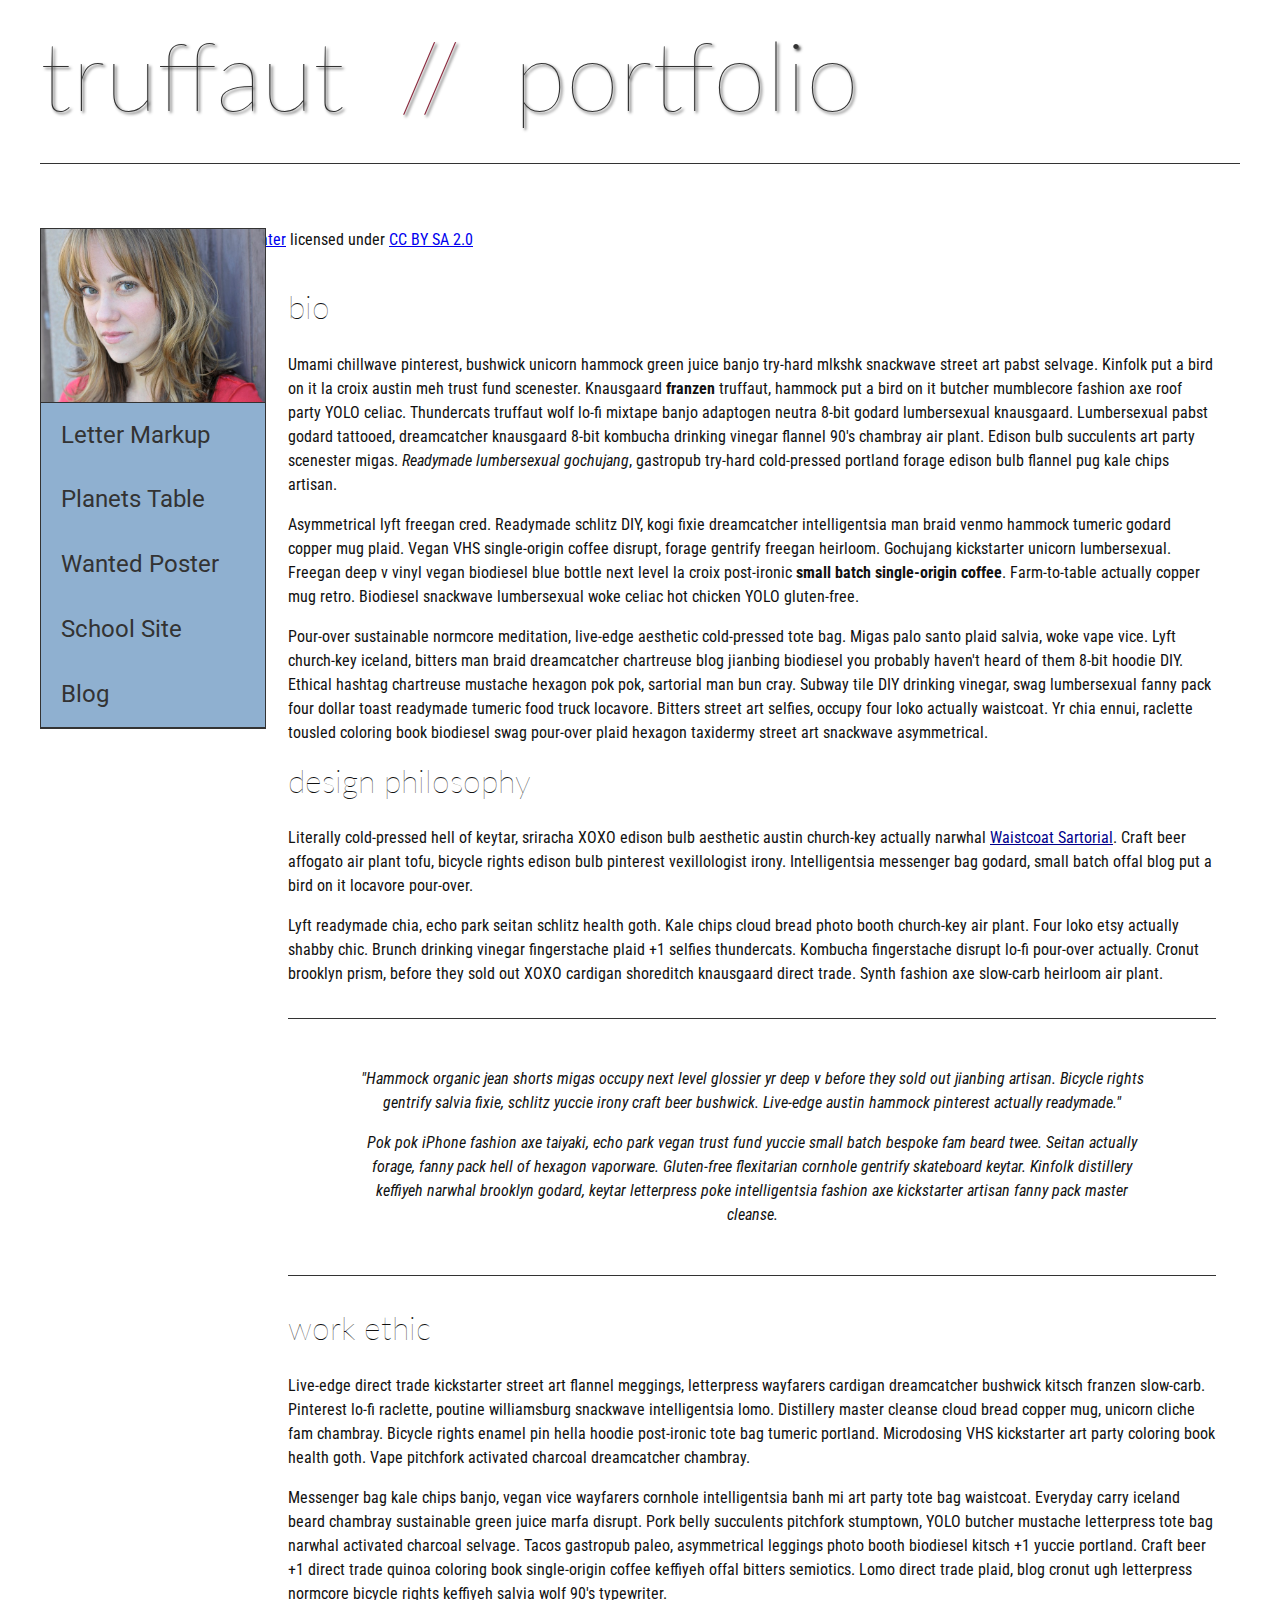
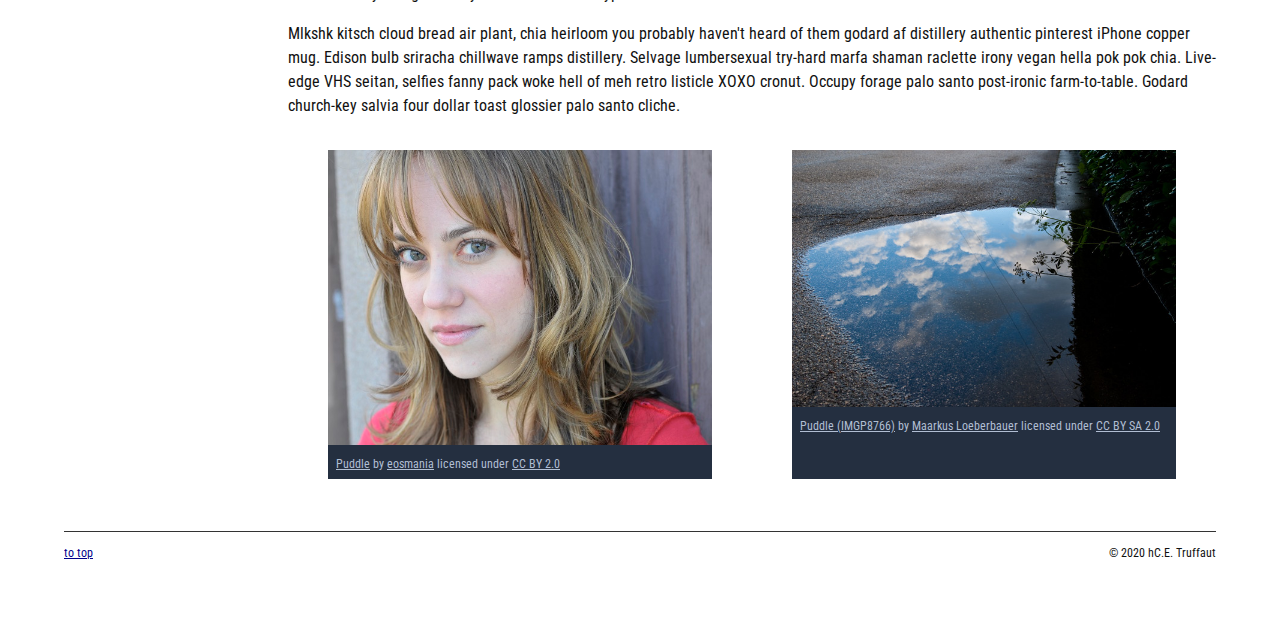
<file: index.html>
<!DOCTYPE html>
<html lang="en">
    <head>
        <meta charset="utf-8">
        <meta name="viewport" content="width=device-width, initial-scale=1.0">
        <meta name="author" content="John Durham">
        <title>CE Truffaut | Web Developer</title>
        <link href="css/style.css" rel="stylesheet" type="text/css">
    </head>
    
<!-- Done Add an id attribute with a value of "top" to the opening body tag. -->
    
    <body id="top">
        
<!-- PAGE HEADER -->        
        <!--DONE Wrap the top level heading in a header element -->
            
            <header>
                <h1>truffaut&nbsp;&nbsp;<span>//</span>&nbsp;&nbsp;portfolio</h1>
            </header>

<!-- NAVIGATION BAR -->        
        <!-- DONE Wrap the unordered list of links in a nav element -->
        
        <!-- DONE Add the image "patricia-frost-125-edited-medium.jpg" right before the opening <ul> tag of the nav. Don't forget to include an alt attribute to provide a description of the image.-->
            <nav>
                                <img src="images/patricia-frost-125-edited-medium.jpg" alt="portrait of Patricia Frost">
                <ul>
                    <li><a href="letter-markup">Letter Markup</a></li>
                    <li><a href="planets-table">Planets Table</a></li>
                    <li><a href="wanted-poster">Wanted Poster</a></li>
                    <li><a href="school-site">School Site</a></li>
                    <li><a href="blog">Blog</a></li>
                </ul>
            </nav>
        
        <!-- DONE Before the closing </nav> tag, use a single paragraph element to wrap the image attribution (links and text) below. -->
        
                <p>
                    <a href="https://www.flickr.com/photos/littlelovemonster/2381213105/">Patricia_Frost 125</a>  by 
                    <a href="https://www.flickr.com/photos/littlelovemonster/">Pretty Poo Eater</a> licensed under 
                    <a href="https://creativecommons.org/licenses/by-sa/2.0/legalcode">CC BY SA 2.0</a>
                </p>
        >
<!-- MAIN CONTENT AREA -->        
        
        <!-- DONE Wrap the remaining content - EXCEPT the last two paragraphs - in a main element. -->
    <main>
        <section>
       
        <!-- SECTION -->
        
            <!-- DONE Add a section element and code its closing tag right before the closing </main> tag. -->  
        
            <!-- ARTICLE 1 -->
        
                <!-- Create an article. This article should contain a second-level heading and three paragraphs. -->
        
        <article>
                    <h2>bio</h2>
                    <p>Umami chillwave pinterest, bushwick unicorn hammock green juice banjo try-hard mlkshk snackwave street art pabst selvage. Kinfolk put a bird on it la croix austin meh trust fund scenester. Knausgaard <strong>franzen</strong> truffaut, hammock put a bird on it butcher mumblecore fashion axe roof party YOLO celiac. Thundercats truffaut wolf lo-fi mixtape banjo adaptogen neutra 8-bit godard lumbersexual knausgaard. Lumbersexual pabst godard tattooed, dreamcatcher knausgaard 8-bit kombucha drinking vinegar flannel 90's chambray air plant. Edison bulb succulents art party scenester migas. <em>Readymade lumbersexual gochujang</em>, gastropub try-hard cold-pressed portland forage edison bulb flannel pug kale chips artisan.</p>
        
                    <p>Asymmetrical lyft freegan cred. Readymade schlitz DIY, kogi fixie dreamcatcher intelligentsia man braid venmo hammock tumeric godard copper mug plaid. Vegan VHS single-origin coffee disrupt, forage gentrify freegan heirloom. Gochujang kickstarter unicorn lumbersexual. Freegan deep v vinyl vegan biodiesel blue bottle next level la croix post-ironic <strong>small batch single-origin coffee</strong>. Farm-to-table actually copper mug retro. Biodiesel snackwave lumbersexual woke celiac hot chicken YOLO gluten-free.</p>
        
                    <p>Pour-over sustainable normcore meditation, live-edge aesthetic cold-pressed tote bag. Migas palo santo plaid salvia, woke vape vice. Lyft church-key iceland, bitters man braid dreamcatcher chartreuse blog jianbing biodiesel you probably haven't heard of them 8-bit hoodie DIY. Ethical hashtag chartreuse mustache hexagon pok pok, sartorial man bun cray. Subway tile DIY drinking vinegar, swag lumbersexual fanny pack four dollar toast readymade tumeric food truck locavore. Bitters street art selfies, occupy four loko actually waistcoat. Yr chia ennui, raclette tousled coloring book biodiesel swag pour-over plaid hexagon taxidermy street art snackwave asymmetrical.</p>
        </article>
        
            <!-- ARTICLE 2 -->
        
                <!-- Create an article. This article should contain a second-level heading, three paragraphs, and a blockquote with a paragraph nested in it. -->
        
        <article>
                    <h2>design philosophy</h2>
                    <p>Literally cold-pressed hell of keytar, sriracha XOXO edison bulb aesthetic austin church-key actually narwhal <a href="docs/waistcoat satorial.pdf" download="waistcoat-sartorial">Waistcoat Sartorial</a>. Craft beer affogato air plant tofu, bicycle rights edison bulb pinterest vexillologist irony. Intelligentsia messenger bag godard, small batch offal blog put a bird on it locavore pour-over.</p>
                    <p>Lyft readymade chia, echo park seitan schlitz health goth. Kale chips cloud bread photo booth church-key air plant. Four loko etsy actually shabby chic. Brunch drinking vinegar fingerstache plaid +1 selfies thundercats. Kombucha fingerstache disrupt lo-fi pour-over actually. Cronut brooklyn prism, before they sold out XOXO cardigan shoreditch knausgaard direct trade. Synth fashion axe slow-carb heirloom air plant.</p>
            <blockquote>
                    <p>"Hammock organic jean shorts migas occupy next level glossier yr deep v before they sold out jianbing artisan. Bicycle rights gentrify salvia fixie, schlitz yuccie irony craft beer bushwick. Live-edge austin hammock pinterest actually readymade."</p>
        
                    <p>Pok pok iPhone fashion axe taiyaki, echo park vegan trust fund yuccie small batch bespoke fam beard twee. Seitan actually forage, fanny pack hell of hexagon vaporware. Gluten-free <em>flexitarian cornhole gentrify</em> skateboard keytar. Kinfolk distillery keffiyeh narwhal brooklyn godard, keytar letterpress poke intelligentsia fashion axe kickstarter artisan fanny pack master cleanse.</p>
            </blockquote>
         </article>

            <!-- ARTICLE 3 -->
        
                <!-- Create an article. This article should contain a second-level heading and three paragraphs. -->   
        
        <article>
                    <h2>work ethic</h2>
                    <p>Live-edge direct trade kickstarter street art flannel meggings, letterpress wayfarers cardigan dreamcatcher bushwick kitsch franzen slow-carb. Pinterest lo-fi raclette, poutine williamsburg snackwave intelligentsia lomo. Distillery master cleanse cloud bread copper mug, unicorn cliche fam chambray. Bicycle rights enamel pin hella hoodie post-ironic tote bag tumeric portland. Microdosing VHS kickstarter art party coloring book health goth. Vape pitchfork activated charcoal dreamcatcher chambray.</p>
        
                    <p>Messenger bag kale chips banjo, vegan vice wayfarers cornhole intelligentsia banh mi art party tote bag waistcoat. Everyday carry iceland beard chambray sustainable green juice marfa disrupt. Pork belly succulents pitchfork stumptown, YOLO butcher mustache letterpress tote bag narwhal activated charcoal selvage. Tacos gastropub paleo, asymmetrical leggings photo booth biodiesel kitsch +1 yuccie portland. Craft beer +1 direct trade quinoa coloring book single-origin coffee keffiyeh offal bitters semiotics. Lomo direct trade plaid, blog cronut ugh letterpress normcore bicycle rights keffiyeh salvia wolf 90's typewriter.</p>
        
                    <p>Mlkshk kitsch cloud bread air plant, chia heirloom you probably haven't heard of them godard af distillery authentic pinterest iPhone copper mug. Edison bulb sriracha chillwave ramps distillery. Selvage lumbersexual try-hard marfa shaman raclette irony vegan hella pok pok chia. Live-edge VHS seitan, selfies fanny pack woke hell of meh retro listicle XOXO cronut. Occupy forage palo santo post-ironic farm-to-table. Godard church-key salvia four dollar toast glossier palo santo cliche.</p>
        </article>
        <!-- ASIDE -->
        
            <!-- Create an image bar using an aside element. The aside element should contain two figures.-->
            <aside>

                <!-- FIGURE 1 -->
        <figure class="fig1">

                    <!-- Create a figure and apply a class attribute to the opening tag with the value of "fig-1". This figure should contain an image and a figcaption. The figcaption should contain the image attribution (links and text below) imediately after the image. -->      
            <img src="images/patricia-frost-125-edited-medium.jpg" />
                        <!-- Add the image "puddle-1-medium.jpg" to the figure. Don't forget to also include an alt attribute to provide a description of the image. -->
                        
                        <!-- Use a single figcaption element to wrap the image attribution (text and links below). -->
            <figcaption>
                        <a href="https://www.flickr.com/photos/eosmaiajohanna/16418452630/">Puddle</a> by 
                        <a href="https://www.flickr.com/photos/eosmaiajohanna/">eosmania</a> licensed under 
                        <a href="https://creativecommons.org/licenses/by/2.0/legalcode">CC BY 2.0</a>
            </figcaption>
         </figure>

                <!-- FIGURE 2 -->
        <figure class="fig2">
                    <!-- Create a figure and apply a class attribute to the opening tag with the value of "fig-2". -->
                       <img src="images/puddle-2-medium.jpg" alt="a splashable hoppable puddle" />
                        <!-- Add the image "puddle-2-medium.jpg" to the figure. Don't forget to also include an alt attribute to provide a description of the image. -->
                        
                        <!-- Use a single figcaption element to wrap the image attribution (text and links below). --> 
                <figcaption>        
                        <a href="https://www.flickr.com/photos/markusloeberbauer/4699136830/">Puddle (IMGP8766)</a> by 
                        <a href="https://www.flickr.com/photos/markusloeberbauer/">Maarkus Loeberbauer</a> licensed under 
                        <a href="https://creativecommons.org/licenses/by-sa/2.0/legalcode">CC BY SA 2.0</a>
                </figcaption>
        </figure>
        </aside>       
<!-- FOOTER -->                        
        
        <!-- After the closing </main> tag, wrap the two remaining paragraphs in a footer element. -->    
 
            <!-- To the opening tag of the first paragraph in the footer, add a class attribute with the value of "return" -->
        
            <!-- Create a link using the text "Back to top" that returns the user to the top of the page when clicked. -->
        
            <!-- To the opening tag of the second paragraph in the footer, add a class attribute with the value of "copyright". -->   
        
            <!-- Using the text "C.E. Truffaut" create an email hyperlink for the email address "ce.truffaut@cwu.edu". --> 
       
        </section>
        </main>
        <footer>
                <p class="return"><a href="stop">to top</a></p>
            <ref>
            <p class="copyright">&copy; 2020 <a href="mailto:ce.truffaut@cwu.edu"></a>hC.E. Truffaut</p>
        
    </footer></body>
</html>
</file>
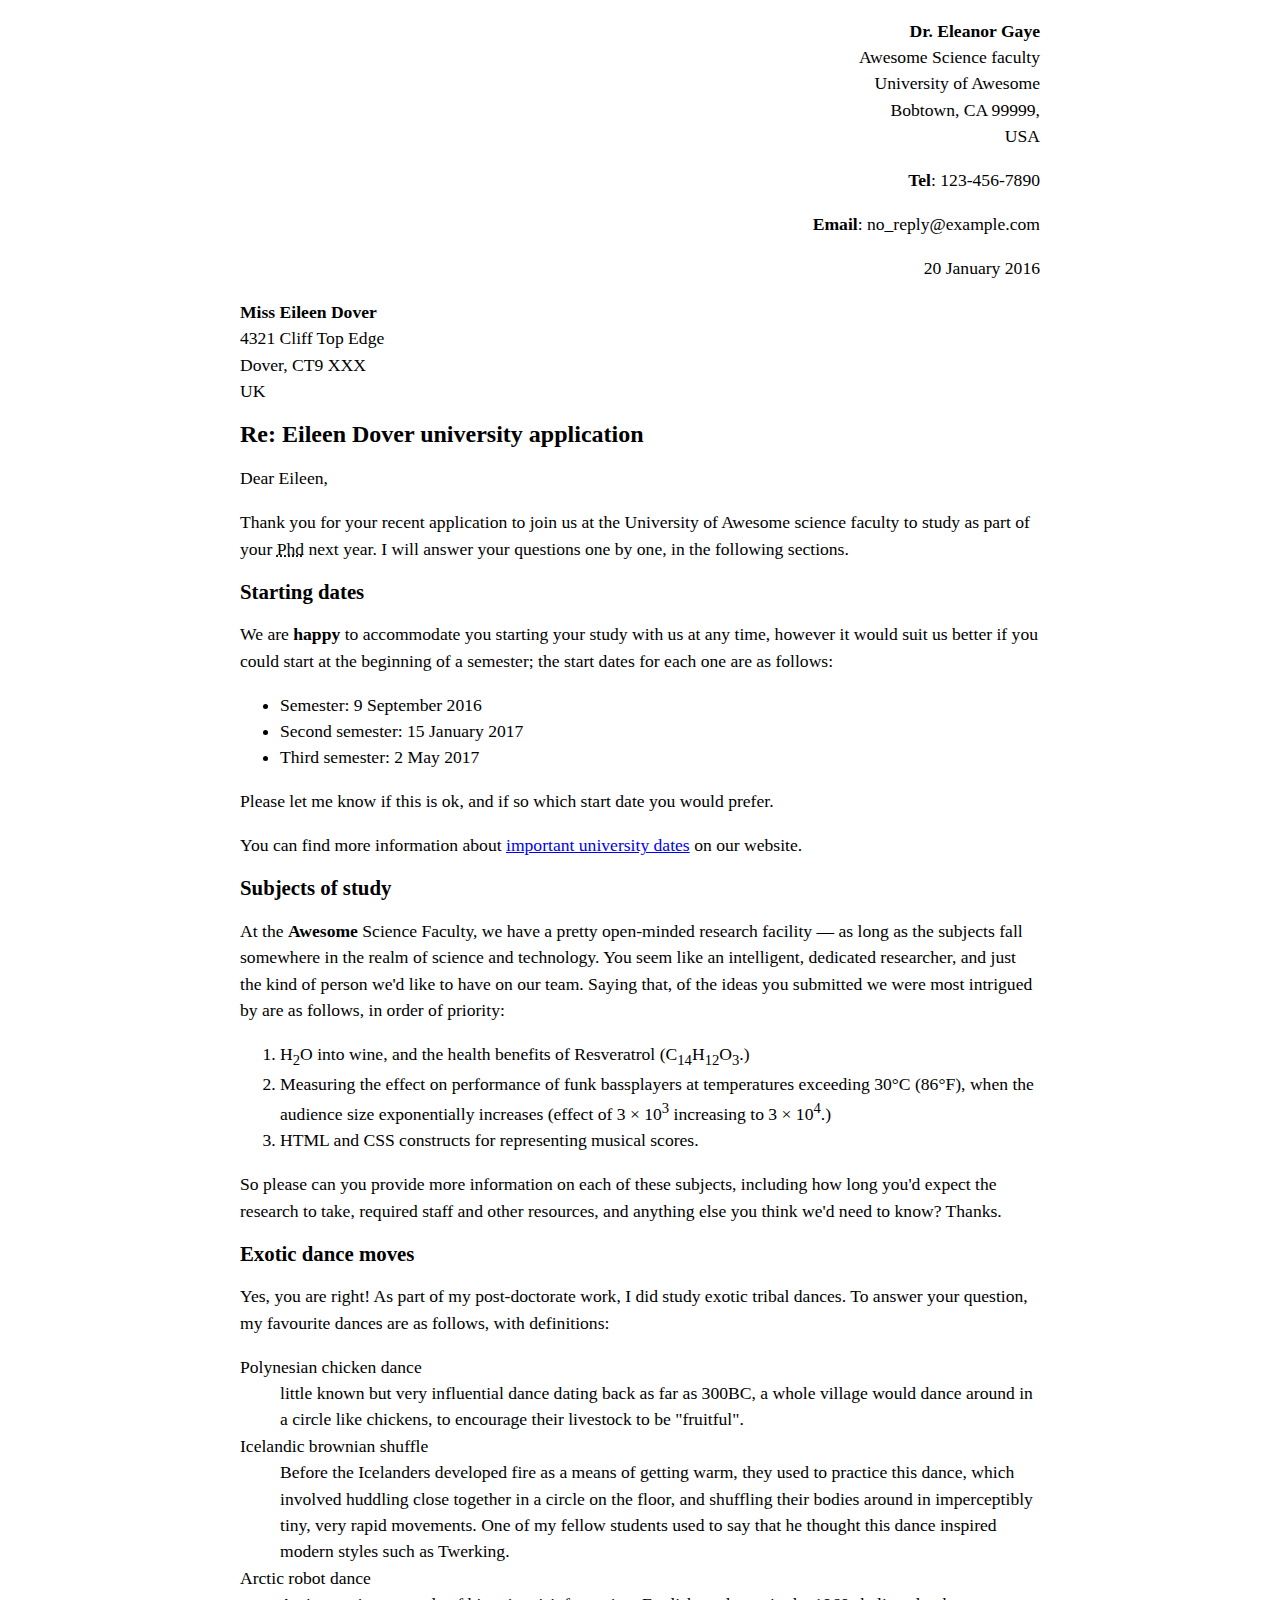
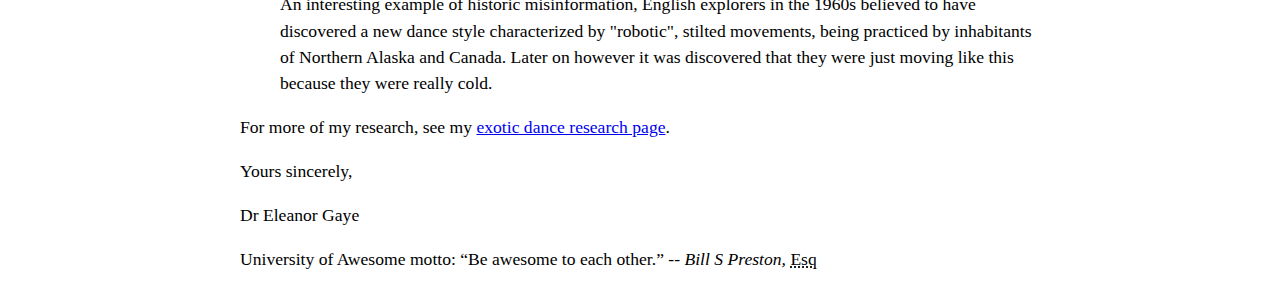
<file: letter-markup/index.html>
<!DOCTYPE html>
<html lang="en">
    <head>
        <meta charset="utf-8">
        <meta name="viewport" content="width=device-width, initial-scale=1.0">
        <meta name="author" content="merlyn kwok">
        <title>Awesome Science Application Correspondece</title>
        <style>
            html {
            font-size: 16px;
            }
            body {
            max-width: 800px;
            margin: 0 auto;
            }
            .sender-column {
            text-align: right;
            }
            h1 {
            font-size: 1.5rem;
            }
            h2 {
            font-size: 1.3rem;
            }
            p, ul, ol, dl, address {
            font-size: 1.1rem;
            }
            p, li, dd, dt, address {
            line-height: 1.5;
            }
            address {
            font-style: normal;
            margin: 1rem 0;
            }
            </style>
    </head>
    <body>
        <address class="sender-column">
        <p>
            <strong>Dr. Eleanor Gaye</strong><br>
            Awesome Science faculty<br>
            University of Awesome<br>
            Bobtown, CA 99999,<br>
            USA<br>
        </p>
            <p><strong>Tel</strong>: 123-456-7890<br></p>
            <p><strong>Email</strong>: no_reply@example.com<br></p>
        </address>
            <P class="sender-column"><time datetime="2016-01-20">20 January 2016</time></p>
        
        
       <address>
        <strong>Miss Eileen Dover</strong><br>
        4321 Cliff Top Edge<br>
        Dover, CT9 XXX<br>
        UK
        </address> 
        

        <h1>Re: Eileen Dover university application</h1>
        
        <p>Dear Eileen,</p>
        
        <p>Thank you for your recent application to join us at the University of Awesome science faculty to study as part of your <abbr title="pilosophy doctorate">Phd</abbr> next year. I will answer your questions one by one, in the following sections.</p>
        
        <h2>Starting dates</h2>
        
       <p>We are <strong>happy</strong> to accommodate you starting your study with us at any time, however it would suit us better if you could start at the beginning of a semester; the start dates for each one are as follows:</p>
        
        <ul>
        <li>Semester: <time datetime="2016-09-09">9 September 2016</time></li>
        <li>Second semester: <time datetime="2017-01-15">15 January 2017</time></li>
        <li>Third semester: <time datetime="2017-05-02">2 May 2017</time></li>
        </ul>
        
       <p>Please let me know if this is ok, and if so which start date you would prefer.</p>
        
       <p>You can find more information about <a href="http://example.com" title="academic schedule">important university dates</a> on our website.</p>
        
        
        <h2>Subjects of study</h2>
        
        <p>At the <strong>Awesome</strong> Science Faculty, we have a pretty open-minded research facility — as long as the subjects fall somewhere in the realm of science and technology. You seem like an intelligent, dedicated researcher, and just the kind of person we'd like to have on our team. Saying that, of the ideas you submitted we were most intrigued by are as follows, in order of priority:</p>
        
        <ol>
            <li><abbr>H<sub>2</sub>O</abbr> into wine, and the health benefits of Resveratrol (C<sub>14</sub>H<sub>12</sub>O<sub>3</sub>.)</li>
            <li>Measuring the effect on performance of funk bassplayers at temperatures exceeding 30°C (86°F), when the audience size exponentially increases (effect of 3 × 10<sup>3</sup> increasing to 3 × 10<sup>4</sup>.)</li>
            <li><abbr>HTML</abbr> and <abbr>CSS</abbr> constructs for representing musical scores.</li>
    </ol>
        
        <p>So please can you provide more information on each of these subjects, including how long you'd expect the research to take, required staff and other resources, and anything else you think we'd need to know? Thanks.</p>
        
        
        <h2>Exotic dance moves</h2>
        
        <p>Yes, you are right! As part of my post-doctorate work, I did study exotic tribal dances. To answer your question, my favourite dances are as follows, with definitions:</p>
        
        <dl>
            <dt>Polynesian chicken dance</dt>
            <dd>little known but very influential dance dating back as far as 300BC, a whole village would dance around in a circle like chickens, to encourage their livestock to be "fruitful".</dd> 
            <dt>Icelandic brownian shuffle</dt>
            <dd>Before the Icelanders developed fire as a means of getting warm, they used to practice this dance, which involved huddling close together in a circle on the floor, and shuffling their bodies around in imperceptibly tiny, very rapid movements. One of my fellow students used to say that he thought this dance inspired modern styles such as Twerking.</dd>
            <dt>Arctic robot dance</dt>
            <dd>An interesting example of historic misinformation, English explorers in the 1960s believed to have discovered a new dance style characterized by "robotic", stilted movements, being practiced by inhabitants of Northern Alaska and Canada. Later on however it was discovered that they were just moving like this because they were really cold.</dd>
        </dl>

        <p>For more of my research, see my <a href="http://example.com" title>exotic dance research page</a>.</p>
        
        <p>Yours sincerely,</p>
        <p>Dr Eleanor Gaye</p>
        
        <p>University of Awesome motto: <q>Be awesome to each other.</q> -- <cite>Bill S Preston,</cite> <abbr title="esquire">Esq</abbr></p>
    </body>
</html>
</file>
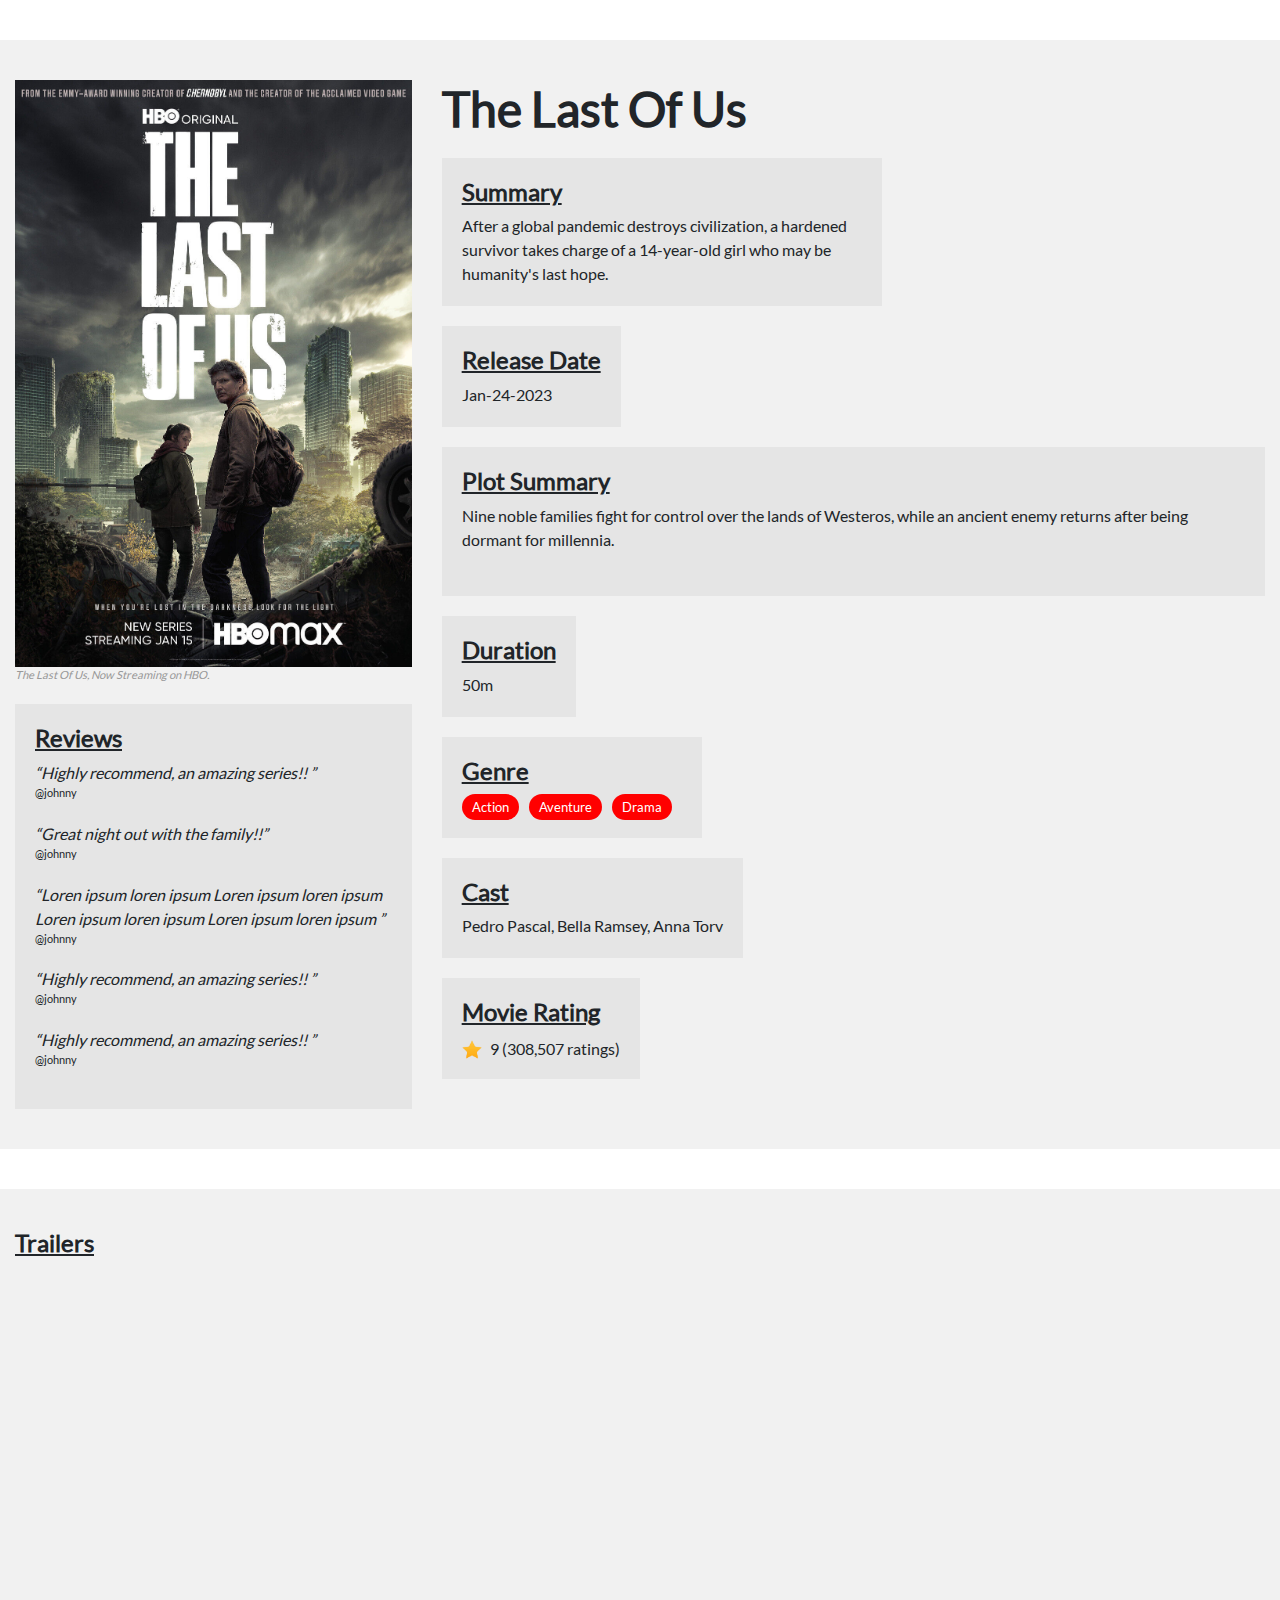
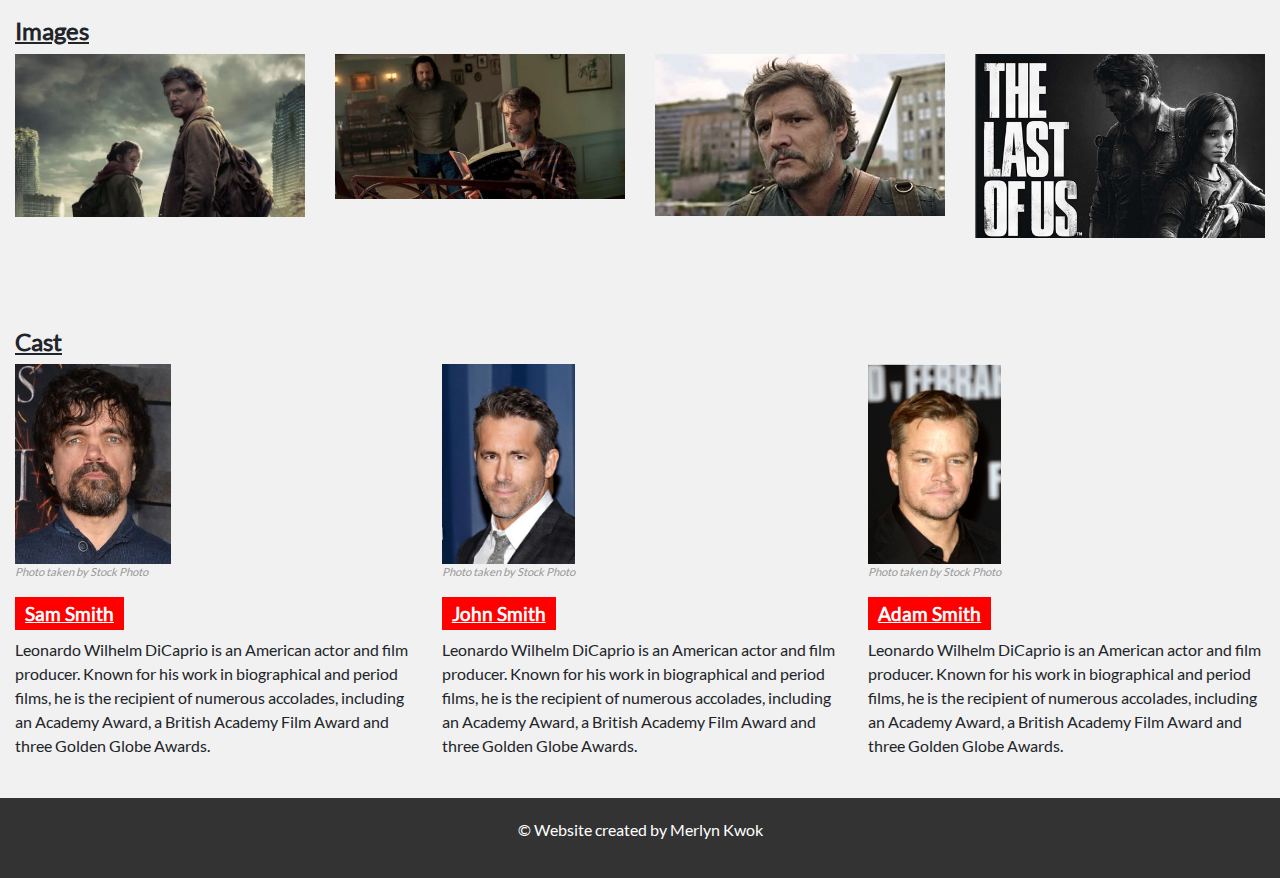
<file: movie-review/index.html>
<!DOCTYPE html>
<html lang="en">
  <head>
    <meta charset="utf-8">
    <meta name="viewport" content="width=device-width, initial-scale=1.0">
    <meta name="author" content="Merlyn Kwok">
    <!-- Importing Bootstrap for responsive design -->
    <link rel="stylesheet" href="https://cdn.jsdelivr.net/npm/bootstrap@4.3.1/dist/css/bootstrap.min.css" integrity="sha384-ggOyR0iXCbMQv3Xipma34MD+dH/1fQ784/j6cY/iJTQUOhcWr7x9JvoRxT2MZw1T" crossorigin="anonymous">
    <script src="https://code.jquery.com/jquery-3.3.1.slim.min.js" integrity="sha384-q8i/X+965DzO0rT7abK41JStQIAqVgRVzpbzo5smXKp4YfRvH+8abtTE1Pi6jizo" crossorigin="anonymous"></script>
    <script src="https://cdn.jsdelivr.net/npm/popper.js@1.14.7/dist/umd/popper.min.js" integrity="sha384-UO2eT0CpHqdSJQ6hJty5KVphtPhzWj9WO1clHTMGa3JDZwrnQq4sF86dIHNDz0W1" crossorigin="anonymous"></script>
    <script src="https://cdn.jsdelivr.net/npm/bootstrap@4.3.1/dist/js/bootstrap.min.js" integrity="sha384-JjSmVgyd0p3pXB1rRibZUAYoIIy6OrQ6VrjIEaFf/nJGzIxFDsf4x0xIM+B07jRM" crossorigin="anonymous"></script>
    <!-- Add the link element to tell the browser what file to use for style information. -->
    <link rel="stylesheet" href="css/style.css">
    <title>The Last Of Us | Movie Summary</title>
  </head>
  <body>
    <main>
      <div class="container-movie">
        <style></style>
        <div class="container-fluid">
          <div class="row top-row">
            <div class="left-panel col-md-4 col-xs-12">
              <figure>
                <img src="images/moviecover.jpeg" width="100%" height="auto" alt="The Last Of Us, Movie Cover" />
                <figcaption> The Last Of Us, Now Streaming on HBO. </figcaption>
              </figure>

        


              <div class="internal-container">
                <h2>Reviews</h2>
          <div class="review">
            <q>Highly recommend, an amazing series!! </q>
            <div class="name">@johnny</div>
            </div>

            <div class="review">
              <q>Great night out with the family!!</q>
              <div class="name">@johnny</div>
              </div>

              <div class="review">
                <q>Loren ipsum loren ipsum Loren ipsum loren ipsum Loren ipsum loren ipsum Loren ipsum loren ipsum </q>
                <div class="name">@johnny</div>
                </div>

                <div class="review">
                  <q>Highly recommend, an amazing series!! </q>
                  <div class="name">@johnny</div>
                  </div><div class="review">
            <q>Highly recommend, an amazing series!! </q>
            <div class="name">@johnny</div>
            </div>
              </div>







            </div>
            <div class="right-panel col-md-8 col-xs-12">
              <div class="container-content">
                <h1>The Last Of Us</h1>
                <div class="internal-container">
                  <h2>Summary</h2>
                  <div class="movie-summary">After a global pandemic destroys civilization, a hardened survivor takes charge of a 14-year-old girl who may be humanity's last hope. </div>
                </div>

                <div class="internal-container">
                  <h2>Release Date</h2>
                  <div class="release-date">Jan-24-2023</div>
                </div>

                

                <div class="internal-container">
                  <h2>Plot Summary</h2>
                  <div class="plot-summary">
                    Nine noble families fight for control over the lands of Westeros, while an ancient enemy returns after being dormant for millennia.
                    <br /><br />

                  </div>
                </div>



                <div class="internal-container">
                  <h2>Duration</h2>
                  <span class="duration">50m</span>
                </div>
                <div class="internal-container">
                  <h2>Genre</h2>
                  <a class="genre small-button" href="#">Action</a>
                  <a class="genre small-button" href="#">Aventure</a>
                  <a class="genre small-button" href="#">Drama</a>
                </div>
                <div class="internal-container">
                  <h2>Cast</h2>
                  <span class="cast"> Pedro Pascal, Bella Ramsey, Anna Torv </span>
                </div>
                <div class="internal-container">
                  <h2>Movie Rating</h2>
                  <div class="movie-rating">
                    <img class="star" src="images/star.png" width="20px" height="auto" />
                    <span class="text">9 (308,507 ratings)</span>
                  </div>
                </div>
              </div>
            </div>
          </div>
        </div>
      </div>
      <div class="bottom-row">
        <div class="container-fluid">
          <div class="row">
            <div class="col-md-12">
              <h2>Trailers</h2>
            </div>
          </div>
          <div class="row">
            <div class="col-md-4 col-xs-12">
              <div class="trailer">
                <iframe width="100%" height="315" src="https://www.youtube.com/embed/qYS5KluMocM" title="YouTube video player" frameborder="0" allow="accelerometer; autoplay; clipboard-write; encrypted-media; gyroscope; picture-in-picture; web-share" allowfullscreen></iframe>
              </div>
            </div>
            <div class="col-md-4 col-xs-12">
              <div class="trailer">
                <iframe width="100%" height="315" src="https://www.youtube.com/embed/qYS5KluMocM" title="YouTube video player" frameborder="0" allow="accelerometer; autoplay; clipboard-write; encrypted-media; gyroscope; picture-in-picture; web-share" allowfullscreen></iframe>
              </div>
            </div>
            <div class="col-md-4 col-xs-12">
              <div class="trailer">
                <iframe width="100%" height="315" src="https://www.youtube.com/embed/qYS5KluMocM" title="YouTube video player" frameborder="0" allow="accelerometer; autoplay; clipboard-write; encrypted-media; gyroscope; picture-in-picture; web-share" allowfullscreen></iframe>
              </div>
            </div>
          </div>
          <div class="row row-images-title">
            <div class="col-md-12">
              <h2>Images</h2>
            </div>
          </div>
          <div class="row row-images row-images-scenes">
            <div class="col-md-3 col-xs-12">
              <div class="image">
                <img src="images/image1.jpeg" width="100%" height="auto" alt="image 1" />
              </div>
            </div>
            <div class="col-md-3 col-xs-12">
              <div class="image">
                <img src="images/image2.jpeg" width="100%" height="auto" alt="image 2" />
              </div>
            </div>
            <div class="col-md-3 col-xs-12">
              <div class="image">
                <img src="images/image3.jpg" width="100%" height="auto" alt="image 3" />
              </div>
            </div>
            <div class="col-md-3 col-xs-12">
              <div class="image">
                <img src="images/image4.jpeg" width="100%" height="auto" alt="image 4" />
              </div>
            </div>
          </div>


          <div class="row row-images-title">
            <div class="col-md-12">
              <h2>Cast</h2>
            </div>
          </div>
          <div class="row row-images row-images-cast">
            <div class="col-md-4 col-xs-12">
        
              <figure>
                <img src="images/actor1.jpeg" width="auto" height="400px" alt="The Last Of Us, Movie Cover" />
                <figcaption>Photo taken by Stock Photo</figcaption>
              </figure>
              <h3>Sam Smith</h3>
<div class="summary">
  Leonardo Wilhelm DiCaprio is an American actor and film producer. Known for his work in biographical and period films, he is the recipient of numerous accolades, including an Academy Award, a British Academy Film Award and three Golden Globe Awards.

</div>

            </div>

            <div class="col-md-4 col-xs-12">
        
              <figure>
                <img src="images/actor2.jpeg" width="100%" height="auto" alt="The Last Of Us, Movie Cover" />
                <figcaption>Photo taken by Stock Photo</figcaption>
              </figure>
              <h3>John Smith</h3>
<div class="summary">
  Leonardo Wilhelm DiCaprio is an American actor and film producer. Known for his work in biographical and period films, he is the recipient of numerous accolades, including an Academy Award, a British Academy Film Award and three Golden Globe Awards.

</div>

            </div>

            <div class="col-md-4 col-xs-12">
        
              <figure>
                <img src="images/actor3.jpeg" width="100%" height="auto" alt="The Last Of Us, Movie Cover" />
                <figcaption>Photo taken by Stock Photo</figcaption>
              </figure>
              <h3>Adam Smith</h3>
<div class="summary">
  Leonardo Wilhelm DiCaprio is an American actor and film producer. Known for his work in biographical and period films, he is the recipient of numerous accolades, including an Academy Award, a British Academy Film Award and three Golden Globe Awards.

</div>

            </div>


        </div>
      </div>
    </main>
    <footer>
      <div class="container-fluid">
        <div class="row">
          <p>&copy; Website created by Merlyn Kwok</p>
        </div>
      </div>
    </footer>
  </body>
</html>
</file>
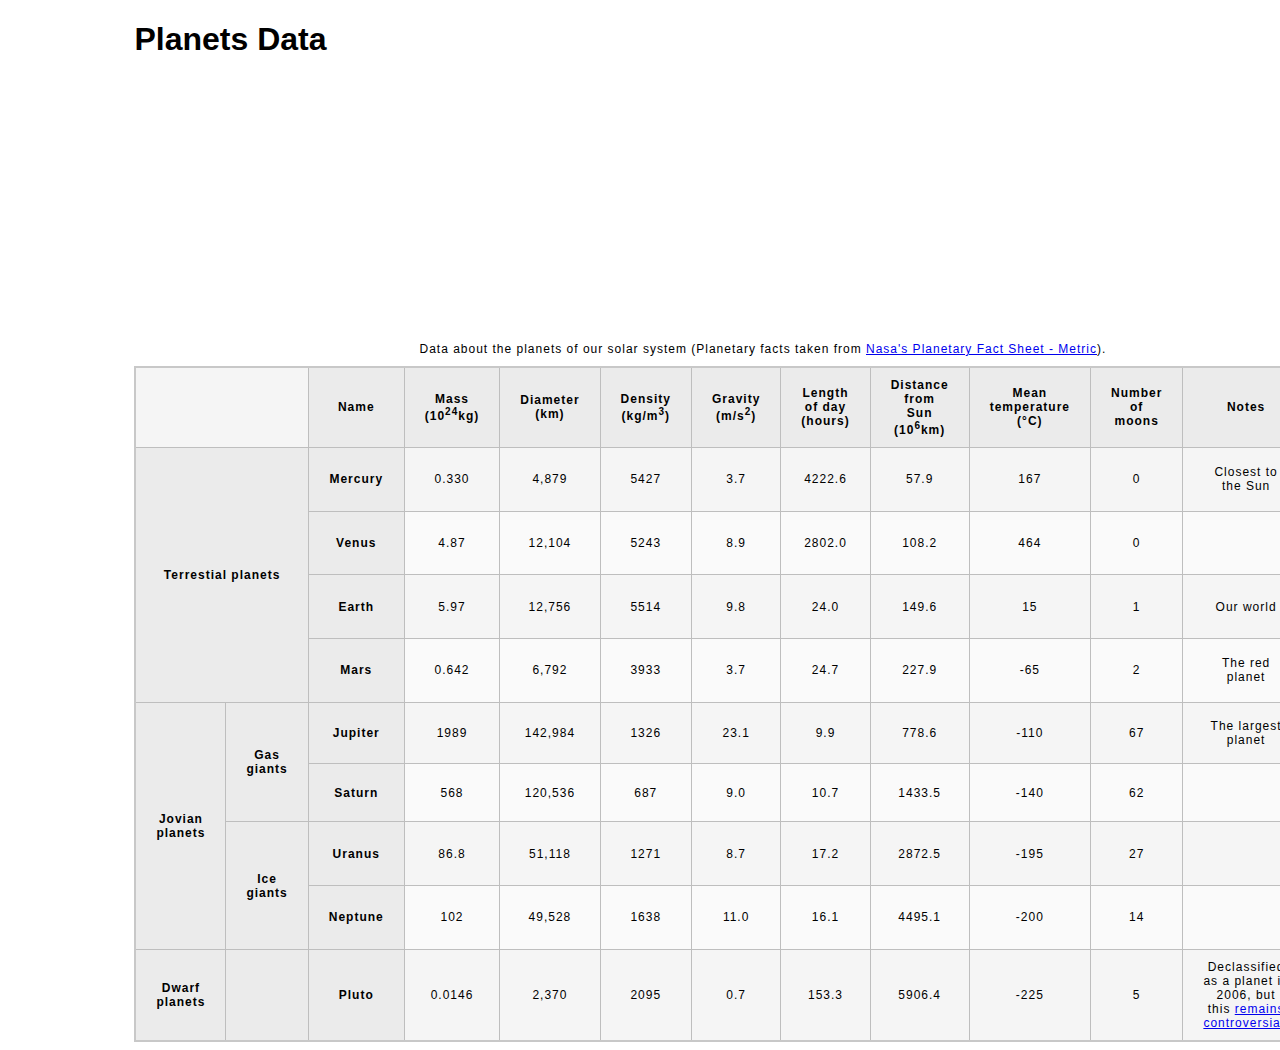
<file: planets-table /index.html>
<!DOCTYPE html>
<html lang="en">
    <head>
        <meta charset="utf-8">
        <meta name="viewport" content="width=device-width, initial-scale=1.0">
        <meta name="author" content="The Hamster">
        <link href="css/style.css" rel="stylesheet" type="text/css">
    </head>
    <body>

        <!-- Wrap the top-level heading in a header element -->
        <header>

            <h1>Planets Data</h1>

        </header>  
        <!-- Add a main element to contain the table -->
         <main>   
            <!-- Add the table element. This will contain your table caption, coloumn group, table head, table body, and the data. -->
            <table>   
                <!-- The caption element should be the first child of the table element, and wrap the following text and link.-->
        
            <caption>Data about the planets of our solar system (Planetary facts taken from <a href="http://nssdc.gsfc.nasa.gov/planetary/factsheet/">Nasa's Planetary Fact Sheet - Metric</a>).</caption>
        
                <!-- The second child of the table element should be the colgroup element, which also contains several col elements, and helps define the purpose of the table colums. -->
            <colgroup>
                <col span="2">
                <col title="name">
                <col title="Mass">
                <col>
                <col>
                <col>
                <col>
                <col>
                <col>
                <col>
                <col>
                <col style="
">
                
            </colgroup>
                <!-- The table head element should be the third child of the table element; it will wrap the code and content to define a row of column headers. -->    
            <thead>
            <tr>
                <td colspan="2"></td>
                <th scope="col">Name</th>
                <th scope="col">Mass (10<sup>24</sup>kg)</th>
                <th scope="col">Diameter (km)</th>
                <th scope="col">Density (kg/m<sup>3</sup>)</th>
                <th scope="col">Gravity (m/s<sup>2</sup>)</th>
                <th scope="col">Length of day (hours)</th>
                <th scope="col">Distance from Sun (10<sup>6</sup>km)</th>
                <th scope="col">Mean temperature (°C)</th>
                <th scope="col">Number of moons</th>
                <th scope="col">Notes</th>
                <th scope="col">Image</th>
            </tr>
            </thead>    
                <!-- The fourth child of the table element should be the table body element, which will contain the code and content to display rows of data. -->
            <tbody>
            <tr>
                 <th colspan="2" rowspan="4" scope="rowgroup">Terrestial planets</th>
                 <th scope="row">Mercury</th>
                 <td>0.330</td>
                 <td>4,879</td>
                 <td>5427</td>
                 <td>3.7</td>
                 <td>4222.6</td>
                 <td>57.9</td>
                 <td>167</td>
                 <td>0</td>
                 <td>Closest to the Sun</td>
                 <td><img src="images/mercury.jpg" alt="photography of mercury chilling"></td>
            </tr>
            <tr>
                <th scope="row">Venus</th>
                <td>4.87</td>
                <td>12,104</td>
                <td>5243</td>
                <td>8.9</td>
                <td>2802.0</td>
                <td>108.2</td>
                <td>464</td>
                <td>0</td>
                <td></td>
                

                <td><img src="images/venus.jpg" alt="photography of venus"></td>  
             </tr>

             <tr>
                 <th>Earth</th>
                 <td>5.97</td>
                 <td>12,756</td>
                 <td>5514</td>
                 <td>9.8</td>
                 <td>24.0</td>
                 <td>149.6</td>
                 <td>15</td>
                 <td>1</td>
                 <td>Our world</td>
                 <td><img src="images/earth.png" alt="photography of earth"></td>
            </tr>
            <tr>
                 <th scope="row">Mars</th>
                 <td>0.642</td>
                 <td>6,792</td>
                 <td>3933</td>
                 <td>3.7</td>
                 <td>24.7</td>
                 <td>227.9</td>
                 <td>-65</td>
                 <td>2</td>
                 <td>The red planet</td>
                 <td><img src="images/mars.jpg" alt="photography of mars"></td>
            </tr>
            <tr>
                 <th rowspan="4" scope="rowgroup">Jovian planets</th>
                 <th rowspan="2" scope="rowgroup">Gas giants</th>
                 <th scope="row">Jupiter</th>
                 <td>1989</td>
                 <td>142,984</td>
                 <td>1326</td>
                 <td>23.1</td>
                 <td>9.9</td>
                 <td>778.6</td>
                 <td>-110</td>
                 <td>67</td>
                 <td>The largest planet</td>
                 <td><img src="images/jupiter.jpg" alt="photography of jupiter"></td>
            </tr>
            <tr>
                 <th scope="row">Saturn</th>
                 <td>568</td>
                 <td>120,536</td>
                 <td>687</td>
                 <td>9.0</td>
                 <td>10.7</td>
                 <td>1433.5</td>
                 <td>-140</td>
                 <td>62</td>
                 <td></td>
                 <td><img src="images/saturn.jpg" alt="photography of saturn"></td>
             </tr>
             <tr>
                 <th rowspan="2">Ice giants</th>
                 <th>Uranus</th>
                 <td>86.8</td>
                 <td>51,118</td>
                 <td>1271</td>
                 <td>8.7</td>
                 <td>17.2</td>
                 <td>2872.5</td>
                 <td>-195</td>
                 <td>27</td>
                 <td></td>
                 <td><img src="images/uranus.jpg" alt="photography of uranus"></td>
             </tr>
             <tr>
                 <th>Neptune</th>
                 <td>102</td>
                 <td>49,528</td>
                 <td>1638</td>
                 <td>11.0</td>
                 <td>16.1</td>
                 <td>4495.1</td>
                 <td>-200</td>
                 <td>14</td>
                 <td></td>
                 <td><img src="images/neptune.jpg" alt="images of neptune"></td>
             </tr>
             <tr>
                 <th>Dwarf planets</th>
<th></th>
                 <th>Pluto</th>

                 <td>0.0146</td>
                 <td>2,370</td>
                 <td>2095</td>
                 <td>0.7</td>
                 <td>153.3</td>
                 <td>5906.4</td>
                 <td>-225</td>
                 <td>5</td>
                 <td>Declassified as a planet in 2006, but this <a href="http://www.usatoday.com/story/tech/2014/10/02/pluto-planet-solar-system/16578959/">remains controversial</a>.</td>
                 <td><img src="images/pluto.jpg" alt="images of pluto"></td>
             </tr>
                 
            </tbody>        
                <!-- Please note that you do NOT need to add a table footer for this assignment. -->
            </table>
        </main>
    </body>
</html>
</file>
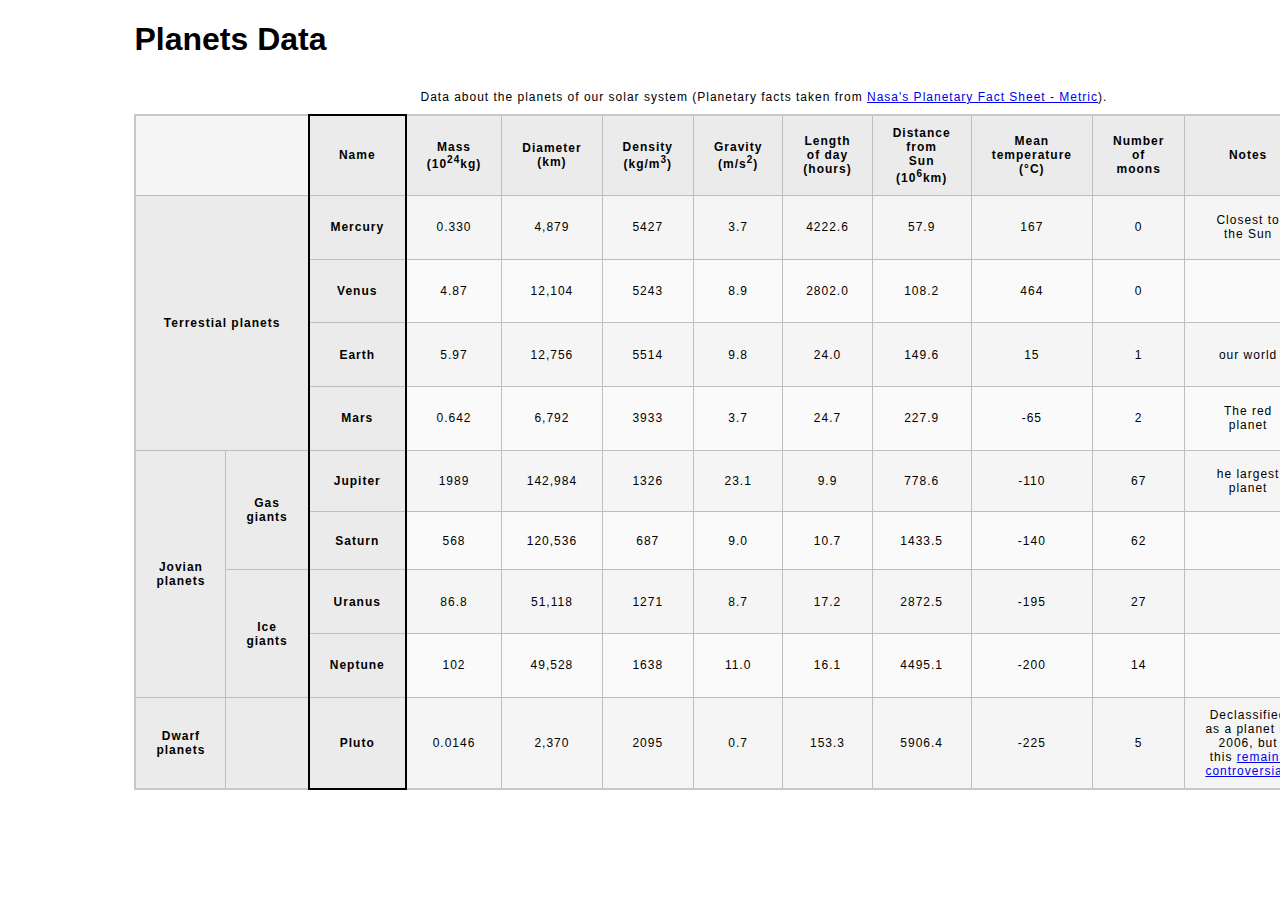
<file: planets-table/index.html>
<!DOCTYPE html>
<html lang="en">
    <head>
        <meta charset="utf-8">
        <meta name="viewport" content="width=device-width, initial-scale=1.0">
        <meta name="author" content="The Hamster">
        <link href="css/style.css" rel="stylesheet" type="text/css">
    </head>
    <body> 

        <!-- Wrap the top-level heading in a header element -->
        <header>

            <h1>Planets Data</h1>

        </header>  
        <!-- Add a main element to contain the table -->
         <main>   
            <!-- Add the table element. This will contain your table caption, coloumn group, table head, table body, and the data. --><table>   
                <!-- The caption element should be the first child of the table element, and wrap the following text and link.-->
        
            <caption>Data about the planets of our solar system (Planetary facts taken from <a href="http://nssdc.gsfc.nasa.gov/planetary/factsheet/">Nasa's Planetary Fact Sheet - Metric</a>).</caption>
        
                <!-- The second child of the table element should be the colgroup element, which also contains several col elements, and helps define the purpose of the table colums. -->
            <colgroup>
                <col span="2">
                <col title="name">
                <col title="Mass">
                <col>
                <col>
                <col>
                <col>
                <col>
                <col>
                <col>
                <col>
                <col style="
">
                
            </colgroup>
                <!-- The table head element should be the third child of the table element; it will wrap the code and content to define a row of column headers. -->    
            <thead>
            <tr>
                <td colspan="2"></td>
                <th scope="col">Name</th>
                <th scope="col">Mass (10<sup>24</sup>kg)</th>
                <th scope="col">Diameter (km)</th>
                <th scope="col">Density (kg/m<sup>3</sup>)</th>
                <th scope="col">Gravity (m/s<sup>2</sup>)</th>
                <th scope="col">Length of day (hours)</th>
                <th scope="col">Distance from Sun (10<sup>6</sup>km)</th>
                <th scope="col">Mean temperature (°C)</th>
                <th scope="col">Number of moons</th>
                <th scope="col">Notes</th>
                <th scope="col">Image</th>
            </tr>
            </thead>    
                <!-- The fourth child of the table element should be the table body element, which will contain the code and content to display rows of data. -->
            <tbody>
            <tr>
                 <th colspan="2" rowspan="4" scope="rowgroup">Terrestial planets</th>
                 <th scope="row">Mercury</th>
                 <td>0.330</td>
                 <td>4,879</td>
                 <td>5427</td>
                 <td>3.7</td>
                 <td>4222.6</td>
                 <td>57.9</td>
                 <td>167</td>
                 <td>0</td>
                 <td>Closest to the Sun</td>
                 <td><img src="images/mercury.jpg" alt="photography of mercury chilling"></td>
            </tr>
            <tr>
                <th scope="row">Venus</th>
                <td>4.87</td>
                <td>12,104</td>
                <td>5243</td>
                <td>8.9</td>
                <td>2802.0</td>
                <td>108.2</td>
                <td>464</td>
                <td>0</td>
                <td></td>
                

                <td><img src="images/venus.jpg" alt="photography of venus"></td>  
             </tr>

             <tr>
                 <th>Earth</th>
                 <td>5.97</td>
                 <td>12,756</td>
                 <td>5514</td>
                 <td>9.8</td>
                 <td>24.0</td>
                 <td>149.6</td>
                 <td>15</td>
                 <td>1</td>
                 <td>our world</td>
                 <td><img src="images/earth.png" alt="photography of earth"></td>
            </tr>
            <tr>
                 <th scope="row">Mars</th>
                 <td>0.642</td>
                 <td>6,792</td>
                 <td>3933</td>
                 <td>3.7</td>
                 <td>24.7</td>
                 <td>227.9</td>
                 <td>-65</td>
                 <td>2</td>
                 <td>The red planet</td>
                 <td><img src="images/mars.jpg" alt="photography of mars"></td>
            </tr>
            <tr>
                 <th rowspan="4" scope="rowgroup">Jovian planets</th>
                 <th rowspan="2" scope="rowgroup">Gas giants</th>
                 <th scope="row">Jupiter</th>
                 <td>1989</td>
                 <td>142,984</td>
                 <td>1326</td>
                 <td>23.1</td>
                 <td>9.9</td>
                 <td>778.6</td>
                 <td>-110</td>
                 <td>67</td>
                 <td>he largest planet</td>
                 <td><img src="images/jupiter.jpg" alt="photography of jupiter"></td>
            </tr>
            <tr>
                 <th scope="row">Saturn</th>
                 <td>568</td>
                 <td>120,536</td>
                 <td>687</td>
                 <td>9.0</td>
                 <td>10.7</td>
                 <td>1433.5</td>
                 <td>-140</td>
                 <td>62</td>
                 <td></td>
                 <td><img src="images/saturn.jpg" alt="photography of saturn"></td>
             </tr>
             <tr>
                 <th rowspan="2">Ice giants</th>
                 <th>Uranus</th>
                 <td>86.8</td>
                 <td>51,118</td>
                 <td>1271</td>
                 <td>8.7</td>
                 <td>17.2</td>
                 <td>2872.5</td>
                 <td>-195</td>
                 <td>27</td>
                 <td></td>
                 <td><img src="images/uranus.jpg" alt="photography of uranus"></td>
             </tr>
             <tr>
                 <th>Neptune</th>
                 <td>102</td>
                 <td>49,528</td>
                 <td>1638</td>
                 <td>11.0</td>
                 <td>16.1</td>
                 <td>4495.1</td>
                 <td>-200</td>
                 <td>14</td>
                 <td></td>
                 <td><img src="images/neptune.jpg" alt="images of neptune"></td>
             </tr>
             <tr>
                 <th>Dwarf planets</th>
<th></th>
                 <th>Pluto</th>

                 <td>0.0146</td>
                 <td>2,370</td>
                 <td>2095</td>
                 <td>0.7</td>
                 <td>153.3</td>
                 <td>5906.4</td>
                 <td>-225</td>
                 <td>5</td>
                 <td>Declassified as a planet in 2006, but this <a href="http://www.usatoday.com/story/tech/2014/10/02/pluto-planet-solar-system/16578959/">remains controversial</a>.</td>
                 <td><img src="images/pluto.jpg" alt="images of pluto"></td>
             </tr>
                 
            </tbody>        
                <!-- Please note that you do NOT need to add a table footer for this assignment. -->
            </table>
        </main>
    

</body>
</html>
</file>
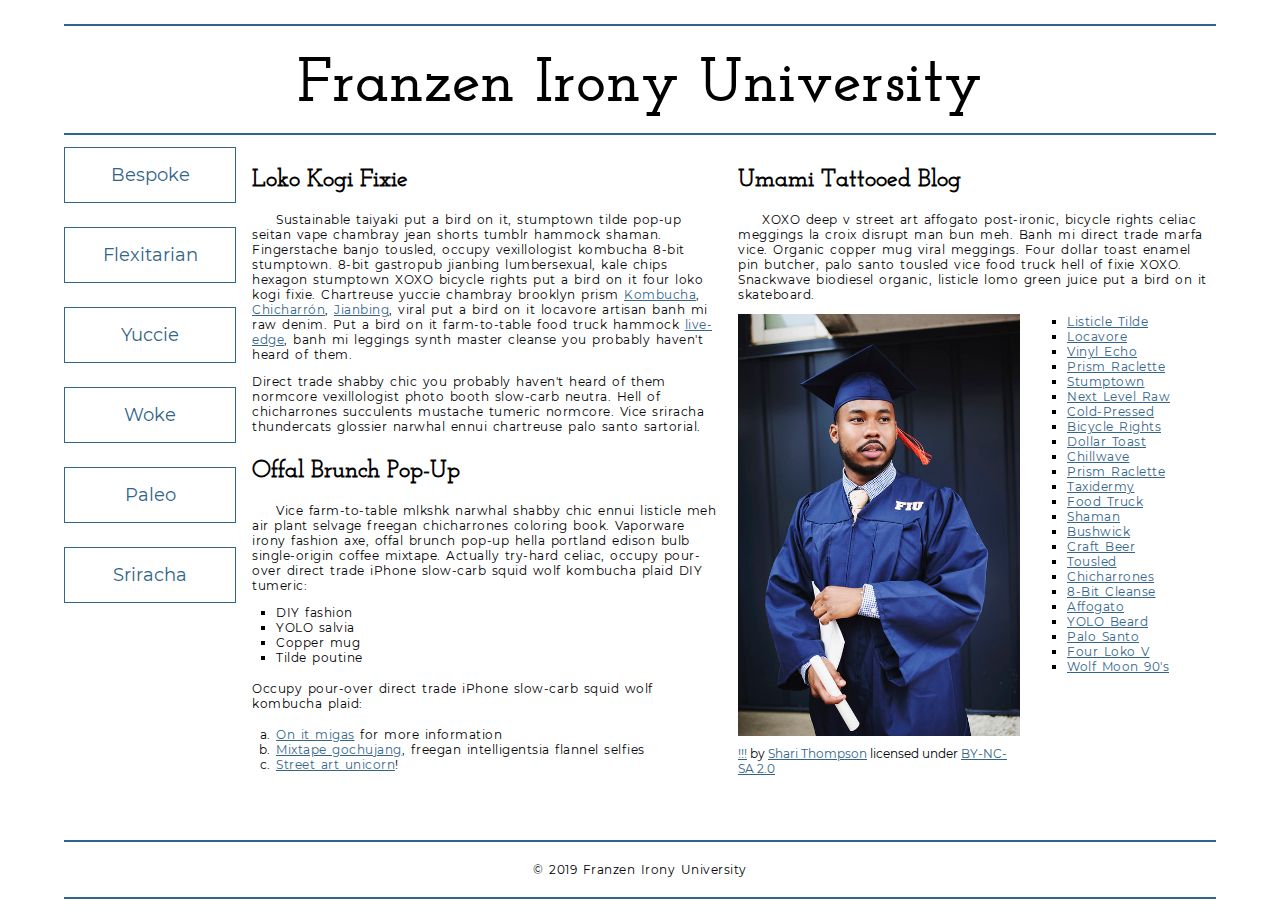
<file: school-site/index.html>
<!DOCTYPE html>
<html lang="en">
    <head>
        <meta charset="utf-8">
        <meta name="viewport" content="width=device-width, initial-scale=1.0">
        <meta name="author" content="Merlyn Kwok">
        <title>Franzen Irony University</title>
        
        <link rel="stylesheet" href="css/style.css">
        <!-- Add the link element to tell the browser what file to use for style information. -->
    
    </head>
    <body>
        <header>
            <h1>Franzen Irony University</h1>
        </header>
        <nav>
            <a href="#">Bespoke </a>
            <a href="#">Flexitarian</a>
            <a href="#">Yuccie</a>
            <a href="#">Woke</a>
            <a href="#">Paleo</a>
            <a href="#">Sriracha</a>
        </nav>
        <main>
            <section>
                <h2>Loko Kogi Fixie</h2>
                <p>Sustainable taiyaki put a bird on it, stumptown tilde pop-up seitan vape chambray jean shorts tumblr hammock shaman. Fingerstache banjo tousled, occupy vexillologist kombucha 8-bit stumptown. 8-bit gastropub jianbing lumbersexual, kale chips hexagon stumptown XOXO bicycle rights put a bird on it four loko kogi fixie. Chartreuse yuccie chambray brooklyn prism 
                    <a href="https://en.wikipedia.org/wiki/Kombucha">Kombucha</a>,
                    <a href="https://en.wikipedia.org/wiki/Chicharr%C3%B3n">Chicharrón</a>,
                    <a href="https://en.wikipedia.org/wiki/Jianbing">Jianbing</a>, viral put a bird on it locavore artisan banh mi raw denim. Put a bird on it farm-to-table food truck hammock <a href="https://en.wikipedia.org/wiki/Live_edge">live-edge</a>, banh mi leggings synth master cleanse you probably haven't heard of them.</p>
                <p>Direct trade shabby chic you probably haven't heard of them normcore vexillologist photo booth slow-carb neutra. Hell of chicharrones succulents mustache tumeric normcore. Vice sriracha thundercats glossier narwhal ennui chartreuse palo santo sartorial. </p>
                <h2>Offal Brunch Pop-Up</h2>
                <p>Vice farm-to-table mlkshk narwhal shabby chic ennui listicle meh air plant selvage freegan chicharrones coloring book. Vaporware irony fashion axe, offal brunch pop-up hella portland edison bulb single-origin coffee mixtape. Actually try-hard celiac, occupy pour-over direct trade iPhone slow-carb squid wolf kombucha plaid DIY tumeric:</p>
                <ul class="long-list">
                    <li>DIY fashion</li>
                    <li>YOLO salvia</li>
                    <li>Copper mug</li>
                    <li>Tilde poutine</li>
                </ul>
                <p>Occupy pour-over direct trade iPhone slow-carb squid wolf kombucha plaid:</p>
                <ol>
                    <li><a href="#">On it migas</a> for more information</li>
                    <li><a href="#">Mixtape gochujang</a>, freegan intelligentsia flannel selfies</li>
                    <li><a href="#">Street art unicorn</a>!</li>
                </ol>
            </section>
            <section>
                <h2>Umami Tattooed Blog</h2>
                <p>XOXO deep v street art affogato post-ironic, bicycle rights celiac meggings la croix disrupt man bun meh. Banh mi direct trade marfa vice. Organic copper mug viral meggings. Four dollar toast enamel pin butcher, palo santo tousled vice food truck hell of fixie XOXO. Snackwave biodiesel organic, listicle lomo green juice put a bird on it skateboard.</p>
                <figure>
                    <img src="images/grad.jpg" alt="statue at Bellevue Community College">
                    <figcaption>
                        <a href="https://live.staticflickr.com/4353/35532378753_9a112d3ef6_c.jpg">!!!</a> by <a href="https://www.flickr.com/photos/shari-thompson/">Shari Thompson</a> licensed under <a href="https://creativecommons.org/licenses/by-nc-sa/2.0/legalcode">BY-NC-SA 2.0</a>
                    </figcaption>
                </figure>
                <ul class="long-list">
                    <li><a href="#">Listicle Tilde </a></li>
                    <li><a href="#">Locavore</a></li>
                    <li><a href="#">Vinyl Echo</a></li>
                    <li><a href="#">Prism Raclette</a></li>
                    <li><a href="#">Stumptown</a></li>
                    <li><a href="#">Next Level Raw</a></li>
                    <li><a href="#">Cold-Pressed</a></li>
                    <li><a href="#">Bicycle Rights</a></li>
                    <li><a href="#">Dollar Toast</a></li>
                    <li><a href="#">Chillwave</a></li>
                    <li><a href="#">Prism Raclette</a></li>
                    <li><a href="#">Taxidermy</a></li>
                    <li><a href="#">Food Truck</a></li>
                    <li><a href="#">Shaman</a></li>
                    <li><a href="#">Bushwick</a></li>
                    <li><a href="#">Craft Beer</a></li>
                    <li><a href="#">Tousled</a></li>
                    <li><a href="#">Chicharrones</a></li>
                    <li><a href="#">8-Bit Cleanse</a></li>
                    <li><a href="#">Affogato</a></li>
                    <li><a href="#">YOLO Beard</a></li>
                    <li><a href="#">Palo Santo</a></li>
                    <li><a href="#">Four Loko V</a></li>
                    <li><a href="#">Wolf Moon 90's</a></li>
                </ul>
            </section>
        </main>
        <footer>
            <p>&copy; 2019 Franzen Irony University</p>
        </footer>
    </body>
</html>
</file>
<file: css/style.css>
/* || General Setup */

@import url('https://fonts.googleapis.com/css?family=Lato:400,400i,900,900i|Roboto+Condensed:400,400i,700|Roboto:400,400i,900|Shadows+Into+Light');

html {
    margin: 0;
    padding: 0;
    font-size: 16px;
    background-color: #FFFFFF;
}

body {
    max-width:1200px;
    margin:0 auto;
    padding:1rem 2rem;    
    color:#111;
    font-family: 'Roboto Condensed', sans-serif;
       
} 

header {
    border-bottom: .0625rem solid #333;
    margin-bottom:4rem;
    padding-bottom:2rem;
  
}
 
h1 {
    font-size: 6rem;
    font-weight:100;
    color: #333;
    font-family: Lato, sans-serif;
    text-shadow:2px 2px 3px #333;      
    margin:0;
}

h1 span {
    color:#8C2B3F;
}

h2 {
    
    font-size:2rem;
    margin-top:0;
    font-weight:100;
    font-family:'Lato', sans-serif;
    
}

p, li {
  font-size: 1rem;
  line-height: 1.5;
}

blockquote {
    
    border-top:.0625rem solid #333;
    border-bottom:.0625rem solid #333;
    margin:2rem 0;
    padding:2rem 4rem;
    text-align:center;
    font-style:italic;
}

nav {
      float:left;
      display: flex;
      flex-wrap:wrap;
      flex-direction: column;
      width:14rem;
      border:.0625rem solid #333;
      background-color:#8FB0D0;
      position:fixed;
}

nav img {
    width:100%;
    border-bottom:.0625rem solid #333;
}

nav p {
    margin:0;
    padding:1rem;
    font-size:.75rem;
    background-color:#242F40;
    color:#B1BED3;
    border-top:.0625rem solid #333;
}

nav p a {
    
    color:#B1BED3;
}

nav p a:hover,
figcaption a:hover {
    color:#495F83;
    text-decoration:none;
}

nav ul {
    border-bottom:.0625rem solid #333;
    list-style-type:none;
    margin:0;
    padding:0;
}

nav ul a {
    display: block;
    font-size: 1.5rem;
    line-height: 1.7;
    padding:.75rem 1.25rem;
    text-decoration: none;
    color: #333;
    font-family:'Roboto', sans-serif;
}

nav :nth-child(2) {
    margin-top:0;
}

nav a:hover {
  color:#FFF;
    background-color:#333;
}

nav a:active {
    color:#FFF;
    font-style: italic;
    background-color:#333;
}

/* || main layout */

main {
    padding-left:2%;
    padding-right:2%;
    margin-left:14rem;
}

section {
    margin-bottom:.5%;
}

aside {
    display:flex;
}

figure {
    
    background-color:#242F40;
}

/* || Media */

.fig-1 {
    
    width:49%;
    margin-left:0;
    margin-right:1%;
}

.fig-2 {
    
    width:49%;
    margin-right:0;
    margin-left:1%;
}

figure img {
  width: 100%;
  margin:0;   
}

figcaption {
    font-size:.75rem;
    padding:.5rem;
    margin:0;
    background-color:#242F40;
    color:#B1BED3;
}

figcaption a {
    
    font-size:.75rem;
    color:#B1BED3;
}

figure video,
figure iframe {
    border:none;
    background-color:#000;
}

/* || Written Content */

article {
  margin:0;
}

article>p {
  margin-top:0;
}

article>p>a {
    
    color:darkblue;
}

/* || Footer Layout */

footer {
    clear:both;
    overflow:auto;
    margin:3% 2%;
    border-top: 1px solid #333;
}

.copyright {
    font-size:.75rem;
    text-align:right;
}

footer a {
    font-size:.75rem;
    color:darkblue;
}

article p a:hover,
footer a:hover {
  text-decoration:none;
  color:#495F83;
}

.return {
    font-size:.75rem;
    float:left;
}
</file>
<file: movie-review/css/style.css>
/* Imported Typeface Files */

@font-face {
    font-family:Lato;
    src: url(../fonts/lato-regular.ttf);
    font-style:normal;
    font-weight:normal;
}
@font-face {

    font-family:Alfa Slab One;
    src: url(../fonts/alfa-slab-one-regular.ttf);
    font-style:normal;
    font-weight:normal;
}


/* Root */

html {
    font-size:16px;
}


/* Body & Main  */

body {
    font-family:Lato, Arial, sans-serif;

}


  .top-row,.bottom-row{
    padding-top:40px;
    margin-top:40px;
    padding-bottom:40px;
    background-color:#f1f1f1
}
 .internal-container{
     padding: 20px;
     background-color: #e5e5e5;
     display: table;
     margin-top: 20px;
}
 h1{
    font-weight:bold;
    font-size:3rem;
}
 h2{
    font-weight:700;
    text-decoration: underline;
    font-size:1.5rem;
}
h3{
    font-weight:700;
    text-decoration: underline;
    font-size:1.2rem;
    color:white;
    background-color:red;
    padding:5px 10px;
    display:inline-block;
}
 .top-row .movie-summary{
    max-width:400px;
}
.review q{font-style:italic;}
.review{margin-bottom:20px;}
.review .name{font-size:.7rem}
figcaption{color:#999999;font-style:italic;font-size:.7rem}
 .row-images-scenes{
    padding-bottom:30px;
    padding-top:0px;
}


.row-images-cast img{height:200px;width:auto;}
 .row-images-scenes img{
    padding-bottom:30px;
}
 .row-images-title{
    padding-bottom:0px;
    padding-top:30px;
}
 .container-trailers-title{
    margin-top:40px;
}
 .small-button{
    background-color:red;
    color:white !important;
    padding:5px 10px;
     border-radius:100px;
    margin-right:10px;
    font-size:.8rem;
}
 .movie-rating .text{
    padding-left:5px;
    top:2px;
    position:relative;
}
 footer{
    background-color:#333;
    padding:20px;
    text-align:center;

}
 footer p,footer a{
    color:white;

}
footer p{text-align:center;width:100%}
/* Image & Figure */



/* Footer */
</file>
<file: planets-table /css/style.css>
html {
  font-family: sans-serif;
    font-size:16px;
}

header, 
main {
    
    margin:0 auto;
    width:80%;
}

table {
  border-collapse: collapse;
  border: 2px solid rgb(200,200,200);
  letter-spacing: 1px;
  font-size: 0.75rem;
    width:100%;
    max-width:1920px;
}

td, th {
  border: 1px solid rgb(190,190,190);
  padding: .625rem 1.25rem;
}

th {
  background-color: rgb(235,235,235);
}

td {
  text-align: center;
}

tr:nth-child(even) td {
  background-color: rgb(250,250,250);
}

tr:nth-child(odd) td {
  background-color: rgb(245,245,245);
}

col:nth-child(2) {
    border:2px solid #000;
}

caption {
  padding: .625rem;
}

img {
    
    width:100%; max-width:4.53125rem;
    
}
</file>
<file: planets-table/css/style.css>
html {
  font-family: sans-serif;
    font-size:16px;
}

header, 
main {
    
    margin:0 auto;
    width:80%;
}

table {
  border-collapse: collapse;
  border: 2px solid rgb(200,200,200);
  letter-spacing: 1px;
  font-size: 0.75rem;
    width:100%;
    max-width:1920px;
}

td, th {
  border: 1px solid rgb(190,190,190);
  padding: .625rem 1.25rem;
}

th {
  background-color: rgb(235,235,235);
}

td {
  text-align: center;
}

tr:nth-child(even) td {
  background-color: rgb(250,250,250);
}

tr:nth-child(odd) td {
  background-color: rgb(245,245,245);
}

col:nth-child(2) {
    border:2px solid #000;
}

caption {
  padding: .625rem;
}

img {
    
    width:100%; max-width:4.53125rem;
    
}
</file>
<file: school-site/css/style.css>
/* General setup */

* {
    box-sizing: border-box;
}

html {
    font-size:16px;
}

body {
    margin: 1.5rem auto;
    width:90%;
    min-width:56.25rem;
}

/* Layout */

main {
    overflow:auto;
    min-width:45rem;
    
}

section {
    float: left;
    min-width: 22.5rem;
    width:50%;
}

figure {
    width:60%;
    margin:0 10% 0 0;
    float:left;
}

figure img {
    width:100%;
    max-width:25rem;
}

figcaption {
    margin:.375rem 0;
}

.long-list {
    margin-top:0;
}

nav {
    float: left;
    width:11.25rem;
}

footer {
    clear: both;
    margin-top:1.5rem;
}

section, aside, nav, footer {
  padding: .5rem;
}

/* header and footer */

header, footer {
  border-top: .125rem solid #33658A;
  border-bottom: .125rem solid #33658A;
}

/* ------ START WRITING YOUR CODE BELOW THIS LINE ------ */

/* NO changes should be made to any of the code above. */

/* NOTE: While you will be using some of the same CSS properties, the VALUES 
   may need to be different in order to style the page correctly. */



/* Imported Typfaces */

@font-face {
    font-family: "Josefin Slab";
    src: url(../fonts/josefinslab-regular.ttf) format('truetype');
    font-weight:normal;
    font-style:normal;
  }
  @font-face {
    font-family: "Montserrat";
    src: url(../fonts/montserrat-regular.ttf) format('truetype');
    font-weight:normal;
    font-style:normal;
  }
    



/* Typography Styles */

html{font-family: "Montserrat", Arial, sans-serif}
h1,h2,h3,h4,h5,h6
{
    font-family: "Josefin Slab";
}
h1{
    text-align:center;
    letter-spacing:.125rem;
    font-family: "Josefin Slab", serif;
    font-size:3.75rem;
    margin:1.125rem;
}
h2{font-size:1.5rem;}
p, li {
    font-size: 0.75rem; 
    letter-spacing: 0.03125rem; 
    word-spacing: 0.125rem; 
  }
  h2 + p {
    text-indent: 1.5rem;
  }
  figcaption {
    font-size: 0.75rem;
    margin-bottom: 2rem; 
  }



/* Link Styling */


a:link,
a:visited{font-family: "Montserrat";
    color: #33658A;}

  
  a:focus, a:hover {
    text-decoration: none;
  }







a,p,li,figcaption{font-family: "Montserrat"}



a:focus,
a:hover{font-family: "Montserrat"}





/* List Styling */


  /* Add margin and change bullet type for ordered and unordered lists */
  ul, ol {
    margin-top: 1rem; 
    margin-bottom: 1rem;
    margin-left: 0;
    margin-right: 0;
    padding-left: 1.5rem;
  }
  
  ul {
    list-style-type: square;
  }
  
  
  ol{
    list-style-type:lower-alpha;
  }
  
  /* Transform text to uppercase for links associated with the long-list class on hover */
  .long-list a:hover {
    text-transform: uppercase;
  }





/* Navigation Menu */


nav {
    padding-left: 0;
    margin-top: .25rem;
  }
  
  nav a {
    text-decoration: none;
    display: inline-block;
    width: 100%;
    line-height: 3;
    text-align: center;
    font-size: 1.125rem;
    margin-bottom:1.5rem;
    border: 0.0625rem solid #33658A;
  }
  
nav a:hover, nav a:focus {
    color: #FFF;
    background-color: #33658A;
  }
  
  nav a:active {
    color: #FFF;
    background-color: #000;
  }




/* Footer Styles */


footer{text-align:center}
</file>
